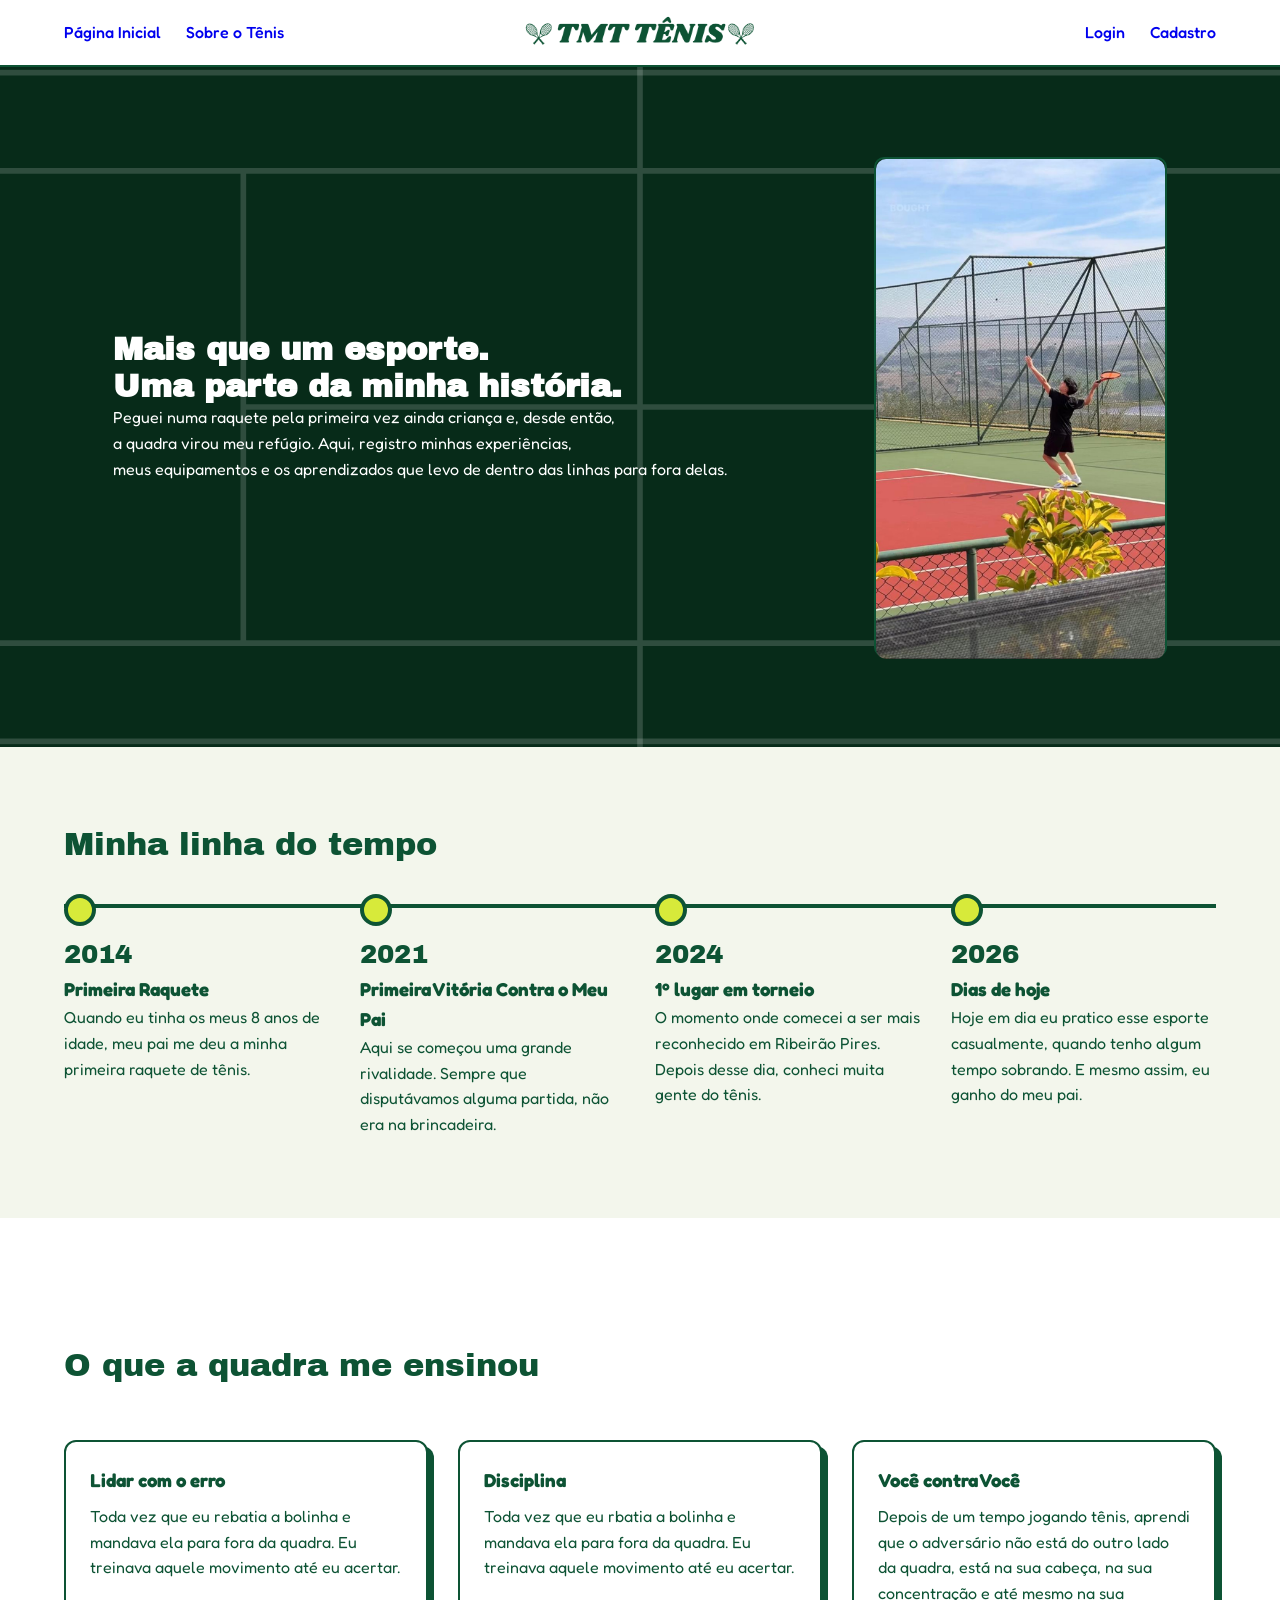
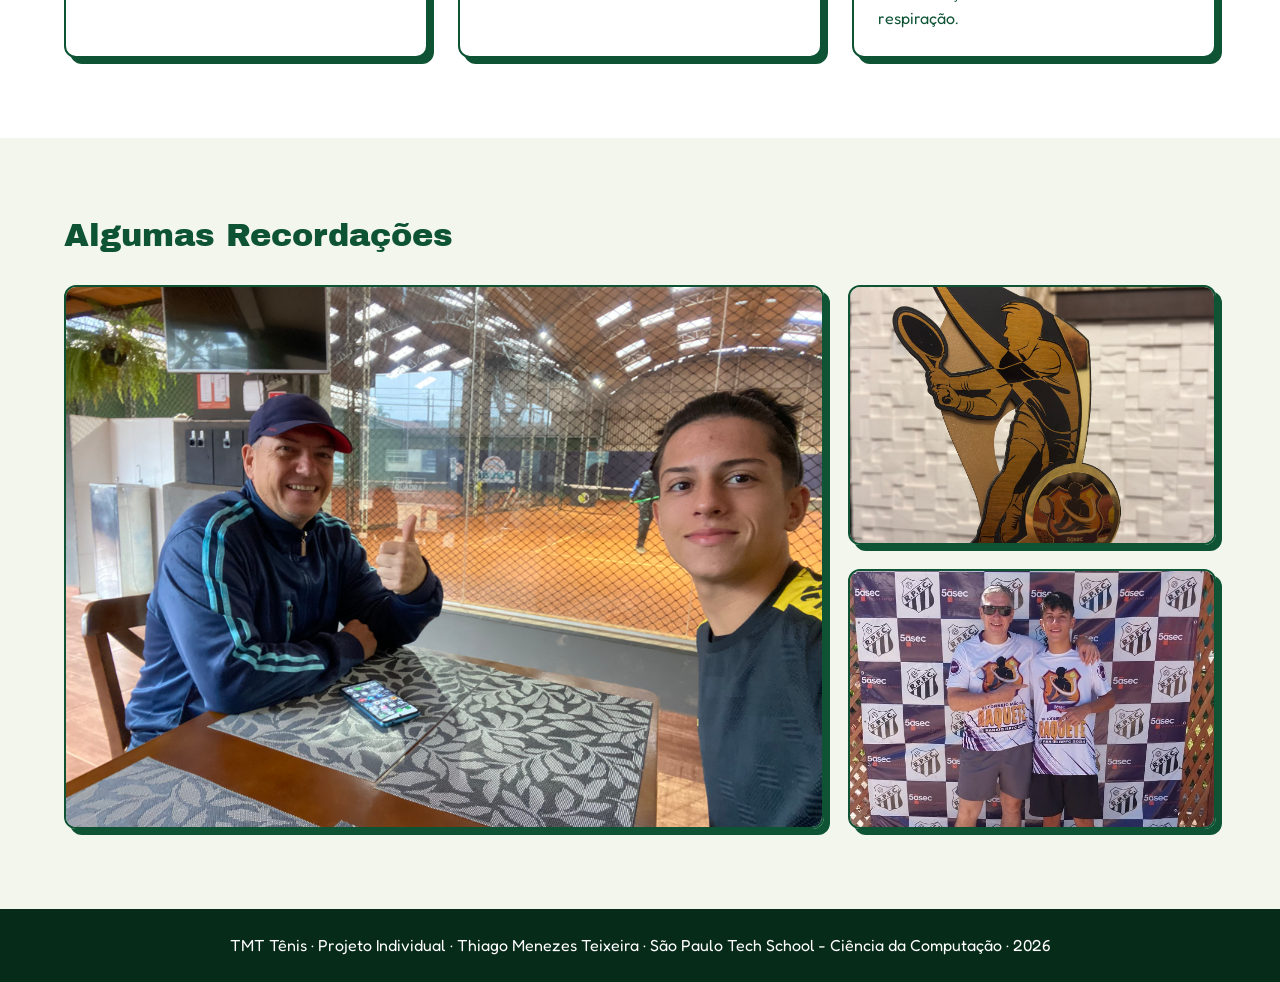
<file: public/index.html>
<!DOCTYPE html>
<html lang="en">

<head>
  <meta charset="UTF-8">
  <meta name="viewport" content="width=device-width, initial-scale=1.0">
  <title>TMT Tênis | Página Inicial</title>
  <link rel="stylesheet" href="./css/estilo.css">

  <link rel="preconnect" href="https://fonts.googleapis.com">
  <link rel="icon" href="./assets/icon/favicon2.ico">
  <link rel="preconnect" href="https://fonts.gstatic.com" crossorigin>
  <link href="https://fonts.googleapis.com/css2?family=Archivo+Black&family=Fredoka:wght@300..700&display=swap"
    rel="stylesheet">

</head>

<body>

  <div class="header">
    <div class="paginas">
      <ul class="horizontal">
        <li><a href="index.html">Página Inicial</a></li>
        <li><a href="sobre.html">Sobre o Tênis</a></li>
      </ul>
    </div>
    <div class="logo-header">
      <img src="./assets/imgs/logo.png" alt="">
    </div>
    <div class="cadastro">
      <ul class="horizontal">
        <li><a href="login.html">Login</a></li>
        <li><a href="cadastro.html">Cadastro</a></li>
      </ul>
    </div>
  </div>


  <div class="parte-inicial quadra">
    <div>
      <h1>Mais que um esporte.<br> Uma parte da minha história.</h1>
      <p>Peguei numa raquete pela primeira vez ainda criança e, desde então,<br> a quadra virou meu refúgio. Aqui,
        registro minhas experiências,<br> meus equipamentos e os aprendizados que levo de dentro das linhas para fora
        delas.</p>
    </div>
    <div class="img-inicial">
      <img src="./assets/imgs/Img-inicial.jpg" alt="">
    </div>
  </div>

  <div class="linha-tempo">
    <h2>Minha linha do tempo</h2>
    <div class="tempo">
      <div class="marco">
        <span>2014</span>
        <h3>Primeira Raquete</h3>
        <p>Quando eu tinha os meus 8 anos de idade, meu pai me deu a minha primeira raquete de tênis.</p>
      </div>
      <div class="marco">
        <span>2021</span>
        <h3>Primeira Vitória Contra o Meu Pai</h3>
        <p>Aqui se começou uma grande rivalidade. Sempre que disputávamos alguma partida, não era na brincadeira.</p>
      </div>
      <div class="marco">
        <span>2024</span>
        <h3>1º lugar em torneio</h3>
        <p>O momento onde comecei a ser mais reconhecido em Ribeirão Pires. Depois desse dia, conheci muita gente do
          tênis.</p>
      </div>
      <div class="marco">
        <span>2026</span>
        <h3>Dias de hoje</h3>
        <p>Hoje em dia eu pratico esse esporte casualmente, quando tenho algum tempo sobrando. E mesmo assim, eu ganho
          do meu pai.</p>
      </div>
    </div>
  </div>

  <div class="aprendizado">
    <h2>O que a quadra me ensinou</h2>
    <br>
    <div class="cards">
      <div class="card">
        <h3>Lidar com o erro</h3>
        <p>Toda vez que eu rebatia a bolinha e mandava ela para fora da quadra. Eu treinava aquele movimento até eu
          acertar.</p>
      </div>
      <div class="card">
        <h3>Disciplina</h3>
        <p>Toda vez que eu rbatia a bolinha e mandava ela para fora da quadra. Eu treinava aquele movimento até eu
          acertar.</p>
      </div>
      <div class="card">
        <h3>Você contra Você</h3>
        <p>Depois de um tempo jogando tênis, aprendi que o adversário não está do outro lado da quadra, está na sua
          cabeça, na sua concentração e até mesmo na sua respiração.</p>
      </div>
    </div>
  </div>

  <div class="galeria">
    <h2>Algumas Recordações</h2>
    <div class="fotos">
      <div class="foto foto-destaque">
        <img src="./assets/imgs/jogo.jpeg" alt="">
        <span class="legenda">2023 · Jogo de dupla com o meu pai</span>
      </div>
      <div class="foto">
        <img src="./assets/imgs/trofeu.jpeg" alt="">
        <span class="legenda">2024 · Primeira vitoria de torneio de tênis</span>
      </div>
      <div class="foto">
        <img src="./assets/imgs/vsPai.JPG" alt="">
        <span class="legenda">2024 · Eliminação do meu pai em torneio</span>
      </div>
    </div>
  </div>

  <div class="rodape">
    <p>TMT Tênis · Projeto Individual · Thiago Menezes Teixeira · São Paulo Tech School - Ciência da Computação · 2026
    </p>
  </div>


</body>

</html>
</file>
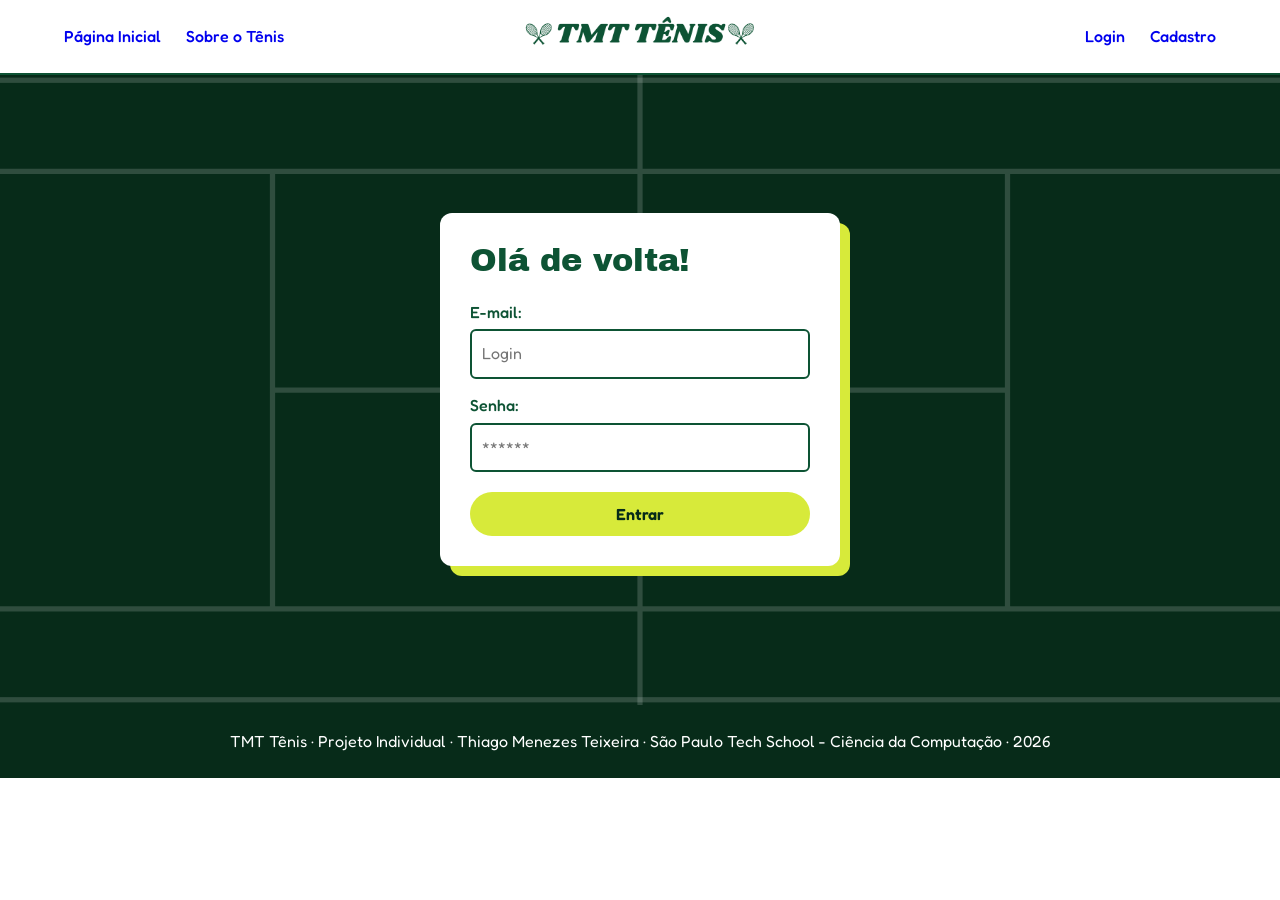
<file: public/login.html>
<!DOCTYPE html>
<html lang="pt-br">

<head>
    <meta charset="UTF-8">
    <meta http-equiv="X-UA-Compatible" content="IE=edge">
    <meta name="viewport" content="width=device-width, initial-scale=1.0">

    <title>TMT Tênis | Login</title>

    <script src="./js/sessao.js"></script>

    <link rel="stylesheet" href="./css/cadastro-login.css">
    <link rel="icon" href="./assets/icon/favicon2.ico">
    <link rel="preconnect" href="https://fonts.googleapis.com">
    <link rel="preconnect" href="https://fonts.gstatic.com" crossorigin>
    <link href="https://fonts.googleapis.com/css2?family=Archivo+Black&family=Fredoka:wght@300..700&display=swap"
        rel="stylesheet">
</head>

<body>

    <!--Header-->

    <div class="header">
        <div class="paginas">
            <ul class="horizontal">
                <li><a href="index.html">Página Inicial</a></li>
                <li><a href="sobre.html">Sobre o Tênis</a></li>
            </ul>
        </div>
        <div class="logo-header">
            <img src="../public/assets/imgs/logo.png" alt="">
        </div>
        <div class="cadastro">
            <ul class="horizontal">
                <li><a href="login.html">Login</a></li>
                <li><a href="cadastro.html">Cadastro</a></li>
            </ul>
        </div>
    </div>

    <div class="auto quadra">
        <div class="card-auto">
            <div class="alerta_erro">
                <div class="card_erro" id="cardErro">
                    <span id="mensagem_erro"></span>
                </div>
            </div>
            <h2>Olá de volta!</h2>
            <div class="formulario">
                <div class="campo">
                    <span>E-mail:</span>
                    <input id="email_input" type="text" placeholder="Login">
                </div>
                <div class="campo">
                    <span>Senha:</span>
                    <input id="senha_input" type="password" placeholder="******">
                </div>
                <button class="btn" onclick="entrar()">Entrar</button>
            </div>

            <div id="div_aguardar" class="loading-div">
                <img src="./assets/circle-loading.gif" id="loading-gif">
            </div>

            <div id="div_erros_login"></div>
        </div>
    </div>

    <div class="rodape">
        <p>TMT Tênis · Projeto Individual · Thiago Menezes Teixeira · São Paulo Tech School - Ciência da Computação ·
            2026
        </p>
    </div>

</body>

</html>

<script>


    function entrar() {
        aguardar();

        var emailVar = email_input.value;
        var senhaVar = senha_input.value;

        if (emailVar == "" || senhaVar == "") {
            cardErro.style.display = "block"
            mensagem_erro.innerHTML = "(Mensagem de erro para todos os campos em branco)";
            finalizarAguardar();
            return false;
        }
        else {
            setInterval(sumirMensagem, 5000)
        }

        console.log("FORM LOGIN: ", emailVar);
        console.log("FORM SENHA: ", senhaVar);

        fetch("/usuarios/autenticar", {
            method: "POST",
            headers: {
                "Content-Type": "application/json"
            },
            body: JSON.stringify({
                emailServer: emailVar,
                senhaServer: senhaVar
            })
        }).then(function (resposta) {
            console.log("ESTOU NO THEN DO entrar()!")

            if (resposta.ok) {
                console.log(resposta);

                resposta.json().then(json => {
                    console.log(json);
                    console.log(JSON.stringify(json));
                    sessionStorage.EMAIL_USUARIO = json.email;
                    sessionStorage.NOME_USUARIO = json.nome;
                    sessionStorage.ID_USUARIO = json.id;

                    setTimeout(function () {
                        window.location = "./dashboard/dashboard.html";
                    }, 1000); // apenas para exibir o loading

                });

            } else {

                console.log("Houve um erro ao tentar realizar o login!");

                resposta.text().then(texto => {
                    console.error(texto);
                    finalizarAguardar(texto);
                });
            }

        }).catch(function (erro) {
            console.log(erro);
        })

        return false;
    }

    function sumirMensagem() {
        cardErro.style.display = "none"
    }

</script>
</file>
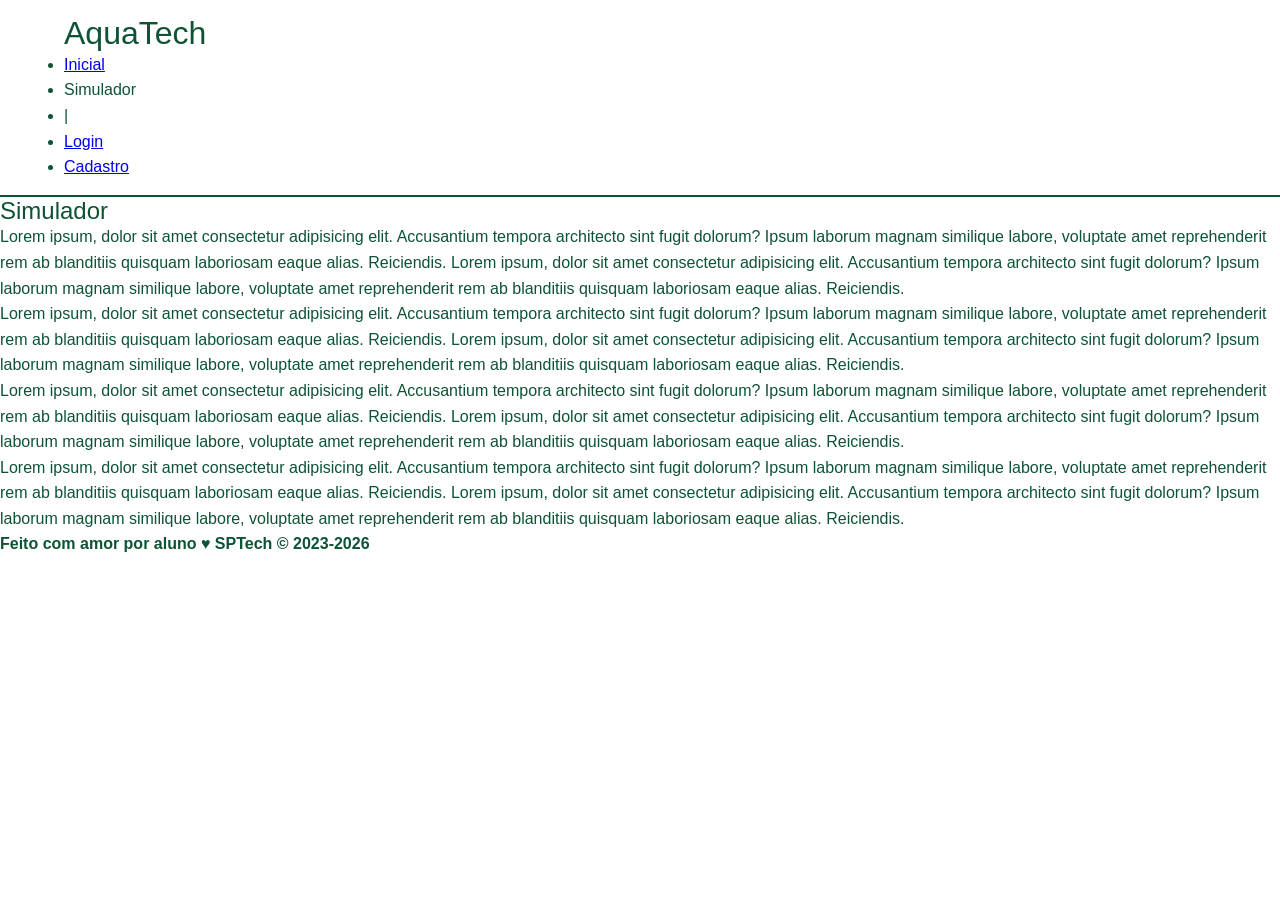
<file: public/simulador.html>
<!DOCTYPE html>
<html lang="pt-br">

<head>
    <meta charset="UTF-8">
    <meta http-equiv="X-UA-Compatible" content="IE=edge">
    <meta name="viewport" content="width=device-width, initial-scale=1.0">

    <title>AquaTech | Simulador</title>

    <script src="./js/sessao.js"></script>

    <link rel="stylesheet" href="./css/estilo.css">
    <link rel="icon" href="./assets/icon/favicon2.ico">
    <link rel="preconnect" href="https://fonts.gstatic.com">
</head>

<body>

    <!--header inicio-->
    <div class="header">
        <div class="container">
            <h1 class="titulo">AquaTech</h1>
            <ul class="navbar">
                <li>
                    <a href="./index.html">Inicial</a>
                </li>
                <li class="agora">Simulador</li>
                <li>|</li>
                <li>
                    <a href="./login.html">Login</a>
                </li>
                <li>
                    <a href="./login.html">Cadastro</a>
                </li>
            </ul>
        </div>
    </div>


    <!-- simulador inicio -->
    <div class="simulador">
        <div class="container">
            <h2>Simulador</h2>
            <p>Lorem ipsum, dolor sit amet consectetur adipisicing elit. Accusantium tempora architecto sint fugit
                dolorum? Ipsum laborum magnam similique labore, voluptate amet reprehenderit rem ab blanditiis quisquam
                laboriosam eaque alias. Reiciendis. Lorem ipsum, dolor sit amet consectetur adipisicing elit.
                Accusantium tempora architecto sint fugit dolorum? Ipsum laborum magnam similique labore, voluptate amet
                reprehenderit rem ab blanditiis quisquam laboriosam eaque alias. Reiciendis.</p>
            <p>Lorem ipsum, dolor sit amet consectetur adipisicing elit. Accusantium tempora architecto sint fugit
                dolorum? Ipsum laborum magnam similique labore, voluptate amet reprehenderit rem ab blanditiis quisquam
                laboriosam eaque alias. Reiciendis. Lorem ipsum, dolor sit amet consectetur adipisicing elit.
                Accusantium tempora architecto sint fugit dolorum? Ipsum laborum magnam similique labore, voluptate amet
                reprehenderit rem ab blanditiis quisquam laboriosam eaque alias. Reiciendis.</p>
            <p>Lorem ipsum, dolor sit amet consectetur adipisicing elit. Accusantium tempora architecto sint fugit
                dolorum? Ipsum laborum magnam similique labore, voluptate amet reprehenderit rem ab blanditiis quisquam
                laboriosam eaque alias. Reiciendis. Lorem ipsum, dolor sit amet consectetur adipisicing elit.
                Accusantium tempora architecto sint fugit dolorum? Ipsum laborum magnam similique labore, voluptate amet
                reprehenderit rem ab blanditiis quisquam laboriosam eaque alias. Reiciendis.</p>
            <p>Lorem ipsum, dolor sit amet consectetur adipisicing elit. Accusantium tempora architecto sint fugit
                dolorum? Ipsum laborum magnam similique labore, voluptate amet reprehenderit rem ab blanditiis quisquam
                laboriosam eaque alias. Reiciendis. Lorem ipsum, dolor sit amet consectetur adipisicing elit.
                Accusantium tempora architecto sint fugit dolorum? Ipsum laborum magnam similique labore, voluptate amet
                reprehenderit rem ab blanditiis quisquam laboriosam eaque alias. Reiciendis.</p>

        </div>
    </div>
    <!-- simulador fim -->

    <!--footer inicio-->
    <div class="footer">
        <div class="container">
            <h4>Feito com amor por aluno &hearts; SPTech &copy; 2023-2026</h4>
        </div>
    </div>
    <!--footer fim-->


</body>

</html>
</file>
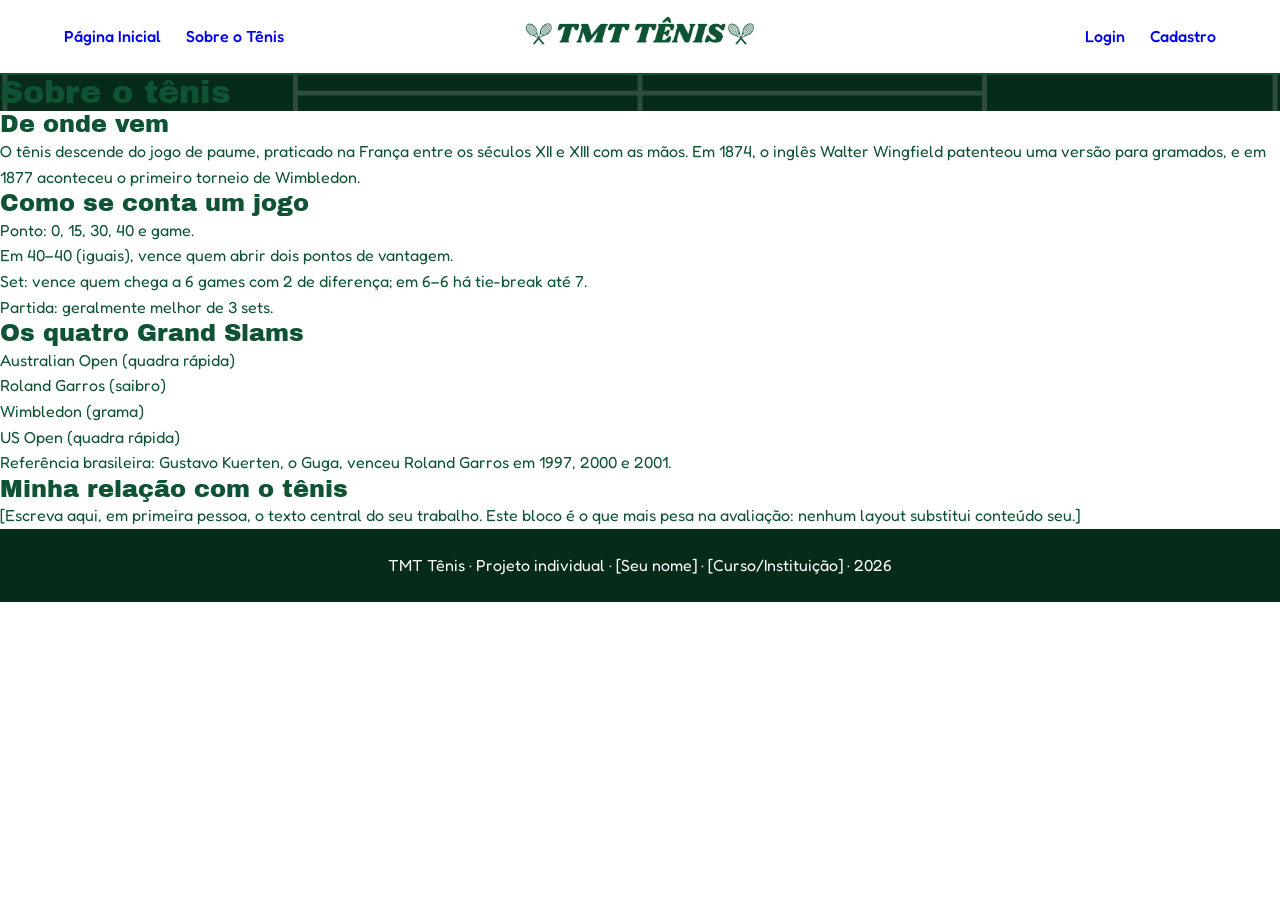
<file: public/sobre.html>
<!DOCTYPE html>
<html lang="en">

<head>
    <meta charset="UTF-8">
    <meta name="viewport" content="width=device-width, initial-scale=1.0">
    <title>TMT Tênis | Sobre Tênis</title>

    <link rel="stylesheet" href="./css/cadastro-login.css">
    <link rel="icon" href="./assets/icon/favicon2.ico">
    <link rel="preconnect" href="https://fonts.gstatic.com">
    <link href="https://fonts.googleapis.com/css2?family=Archivo+Black&family=Fredoka:wght@300..700&display=swap"
        rel="stylesheet">
</head>

<body>

    <div class="header">
        <div class="paginas">
            <ul class="horizontal">
                <li><a href="index.html">Página Inicial</a></li>
                <li><a href="sobre.html">Sobre o Tênis</a></li>
            </ul>
        </div>
        <div class="logo-header">
            <img src="../public/assets/imgs/logo.png" alt="">
        </div>
        <div class="cadastro">
            <ul class="horizontal">
                <li><a href="login.html">Login</a></li>
                <li><a href="cadastro.html">Cadastro</a></li>
            </ul>
        </div>
    </div>

    <div class="titulo-pagina quadra">
        <h1>Sobre o tênis</h1>
    </div>

    <div class="texto">
        <div class="bloco">
            <h2>De onde vem</h2>
            <p>O tênis descende do jogo de paume, praticado na França entre os séculos XII e XIII com as mãos. Em 1874,
                o inglês Walter Wingfield patenteou uma versão para gramados, e em 1877 aconteceu o primeiro torneio de
                Wimbledon.</p>
        </div>

        <div class="bloco">
            <h2>Como se conta um jogo</h2>
            <ul>
                <li>Ponto: 0, 15, 30, 40 e game.</li>
                <li>Em 40–40 (iguais), vence quem abrir dois pontos de vantagem.</li>
                <li>Set: vence quem chega a 6 games com 2 de diferença; em 6–6 há tie-break até 7.</li>
                <li>Partida: geralmente melhor de 3 sets.</li>
            </ul>
        </div>

        <div class="bloco">
            <h2>Os quatro Grand Slams</h2>
            <ul>
                <li>Australian Open (quadra rápida)</li>
                <li>Roland Garros (saibro)</li>
                <li>Wimbledon (grama)</li>
                <li>US Open (quadra rápida)</li>
            </ul>
            <p>Referência brasileira: Gustavo Kuerten, o Guga, venceu Roland Garros em 1997, 2000 e 2001.</p>
        </div>

        <div class="bloco">
            <h2>Minha relação com o tênis</h2>
            <p class="aviso">[Escreva aqui, em primeira pessoa, o texto central do seu trabalho. Este bloco é o que mais
                pesa na avaliação: nenhum layout substitui conteúdo seu.]</p>
        </div>
    </div>

    <div class="rodape">
        <p>TMT Tênis · Projeto individual · [Seu nome] · [Curso/Instituição] · 2026</p>
    </div>

</body>

</html>
</file>
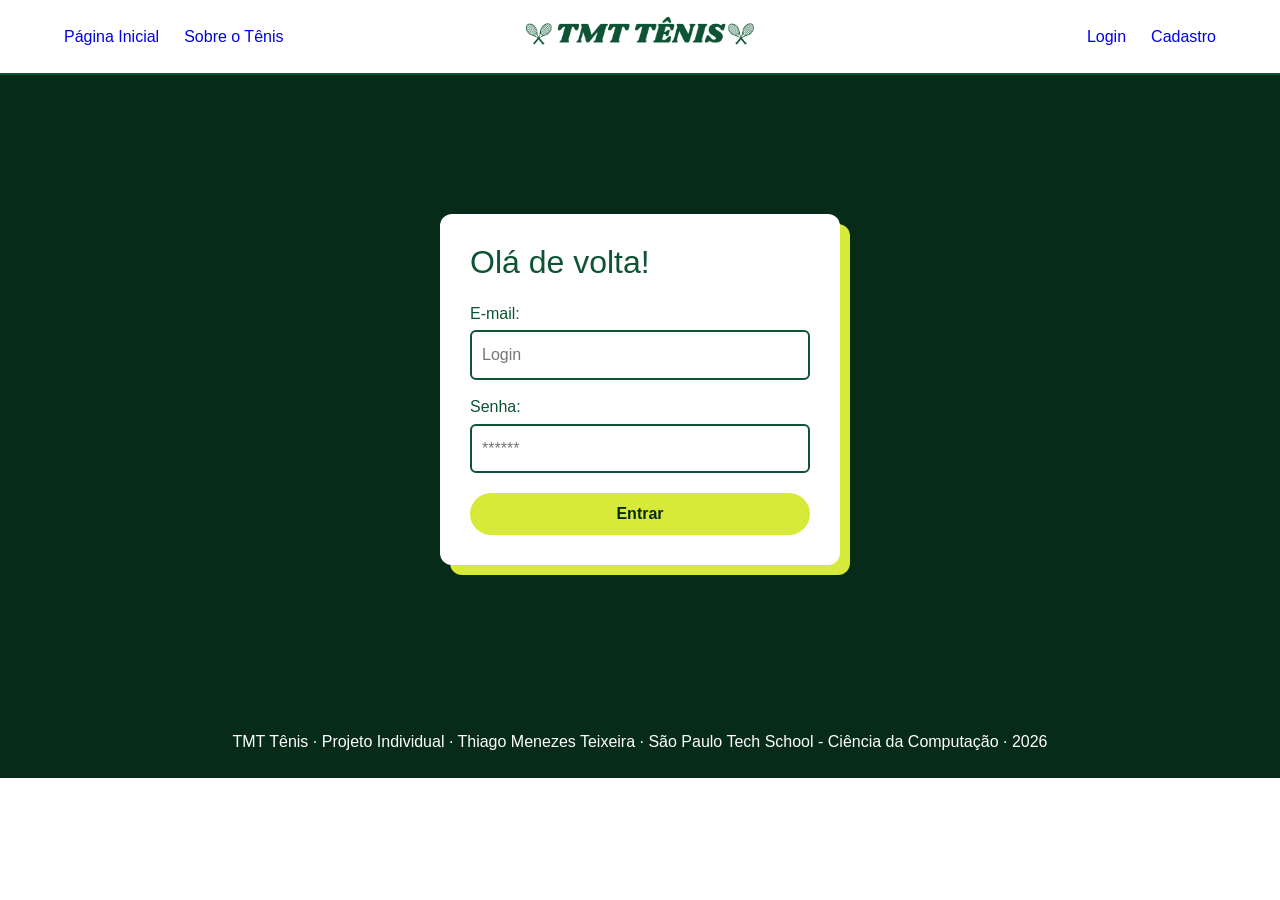
<file: public/dashboard/edicao-aviso.html>
<!DOCTYPE html>
<html lang="pt-br">

<head>
    <link rel="shortcut icon" href="../assets/icon/favicon2.ico" type="image/x-icon">
    <meta charset="UTF-8">
    <meta http-equiv="X-UA-Compatible" content="IE=edge">
    <meta name="viewport" content="width=device-width, initial-scale=1.0">
    <title>AquaTech | Página Inicial</title>

    
    <link rel="stylesheet" href="./../css/dashboards.css">
    <link rel="stylesheet" href="./../css/estilo.css" />
    <script src="../js/sessao.js"></script>

    <link rel="preconnect" href="https://fonts.gstatic.com">
    <link
        href="https://fonts.googleapis.com/css2?family=Exo+2:ital,wght@0,100;0,200;0,300;0,400;0,500;0,600;0,700;0,800;0,900;1,100;1,200;1,300;1,400;1,500;1,600;1,700;1,800;1,900&display=swap"
        rel="stylesheet">
</head>

<body onload="validarSessao(), listarInfosDeUm()" style="background-color: #161618;">
    <!-- <body onload="validarSessao()"> -->

    <div class="janela">


        <div class="header-left">

            <h1>AquaTech</h1>

            <div class="hello">
                <h3>Olá, <span id="b_usuario">usuário</span>!</h3>
            </div>

            <div class="btn-nav-white">
                <a href="cards.html">
                    <h3>Aquários e Terrários</h3>
                </a>
            </div>

            <div class="btn-nav-white">
                <a href="./dashboard.html">
                    <h3>Gráficos</h3>
                </a>
            </div>

            <div class="btn-nav-white">
                <a href="./mural.html">
                    <h3>Mural de Avisos</h3>
                </a>
            </div>

            <div class="btn-logout" onclick="limparSessao()">
                <h3>Sair</h3>
            </div>

        </div>

        <div class="dash-right">

            <div class="avisos">
                <div class="container">
                    <h1>Editar um aviso</h1>
                    <div class="div-form">
                        <label>
                            ID:
                            <br>
                            <input id="input_id" maxlength="100" type="text" style="color: rgb(196, 196, 196)" disabled>
                        </label>
                        <label>
                            Autor:
                            <br>
                            <input id="input_nome" maxlength="100" type="text" style="color: rgb(196, 196, 196)"
                                disabled>
                        </label>
                        <label>
                            Título:
                            <br>
                            <input id="input_titulo" maxlength="100" type="text" style="color: rgb(196, 196, 196)"
                                disabled>
                        </label>
                        <br>
                        <label>
                            Descrição (máximo de 250 caracteres):
                            <br>
                            <textarea id="textarea_descricao" maxlength="250" rows="5"></textarea>
                        </label>
                        <br>
                        <button onclick="editar()">Editar</button>
                    </div>

                </div>
            </div>
        </div>
    </div>
</body>

</html>

<script>
    function listarInfosDeUm() {
        console.log("Criar função de trazer informações de post escolhido");
    }

    function editar() {
        fetch(`/avisos/editar/${sessionStorage.getItem("ID_POSTAGEM_EDITANDO")}`, {
            method: "PUT",
            headers: {
                "Content-Type": "application/json"
            },
            body: JSON.stringify({
                descricao: textarea_descricao.value
            })
        }).then(function (resposta) {

            if (resposta.ok) {
                window.alert("Post atualizado com sucesso pelo usuario de email: " + sessionStorage.getItem("EMAIL_USUARIO") + "!");
                window.location = "/dashboard/mural.html"
            } else if (resposta.status == 404) {
                window.alert("Deu 404!");
            } else {
                throw ("Houve um erro ao tentar realizar a postagem! Código da resposta: " + resposta.status);
            }
        }).catch(function (resposta) {
            console.log(`#ERRO: ${resposta}`);
        });
    }

</script>
</file>
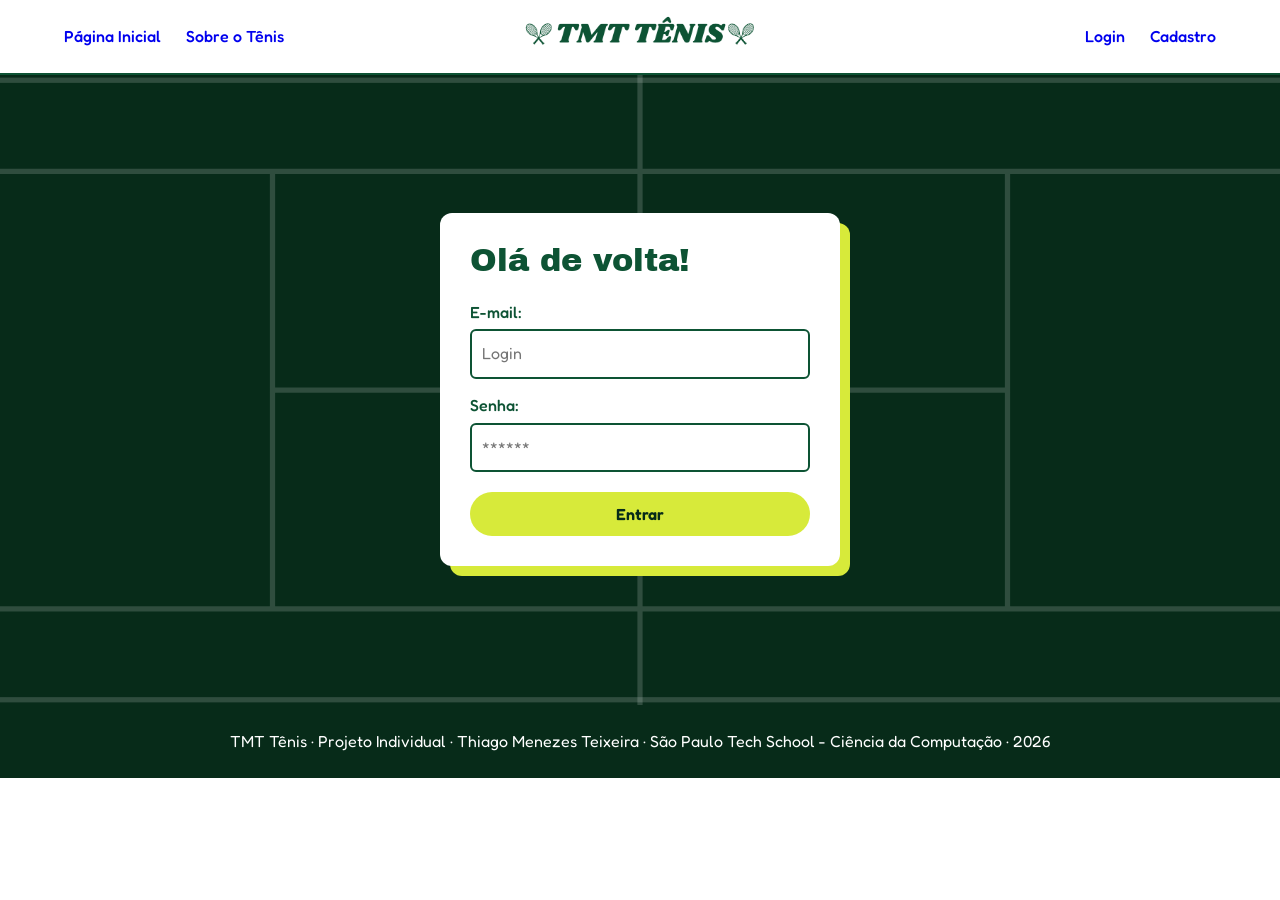
<file: public/dashboard/mural.html>
<!DOCTYPE html>
<html lang="pt-br">

<head>
    <link rel="shortcut icon" href="../assets/icon/favicon2.ico" type="image/x-icon">
    <meta charset="UTF-8">
    <meta http-equiv="X-UA-Compatible" content="IE=edge">
    <meta name="viewport" content="width=device-width, initial-scale=1.0">
    <title>AquaTech | Avisos</title>

    <link rel="stylesheet" href="./../css/dashboards.css">
    <link rel="stylesheet" href="./../css/estilo.css" />
    <script src="../js/sessao.js"></script>
    <script src="./../js/alerta.js"></script>

    <link rel="preconnect" href="https://fonts.gstatic.com">
    <link
        href="https://fonts.googleapis.com/css2?family=Exo+2:ital,wght@0,100;0,200;0,300;0,400;0,500;0,600;0,700;0,800;0,900;1,100;1,200;1,300;1,400;1,500;1,600;1,700;1,800;1,900&display=swap"
        rel="stylesheet">
</head>

<body onload="validarSessao(), atualizarFeed()" style="background-color: #161618;">

    <div class="janela">


        <div class="header-left">

            <h1>AquaTech</h1>

            <div class="hello">
                <h3>Olá, <span id="b_usuario">usuário</span>!</h3>
            </div>

            <div class="btn-nav-white">
                <a href="cards.html">
                    <h3>Aquários e Terrários</h3>
                </a>
            </div>

            <div class="btn-nav-white">
                <a href="./dashboard.html">
                    <h3>Gráficos</h3>
                </a>
            </div>

            <div class="btn-nav">
                <h3>Mural de Avisos</h3>
            </div>

            <div class="btn-logout" onclick="limparSessao()">
                <h3>Sair</h3>
            </div>

        </div>

        <div class="dash-right">


            <div class="avisos">
                <div id="alerta">
                </div>
                <div class="container">
                    <h1>Publicar um aviso</h1>
                    <div class="div-form">
                        <form id="form_postagem" method="post" onsubmit="return publicar()">
                            <label>
                                Título:
                                <br>
                                <input name="titulo" id="titulo" maxlength="100" type="text">
                            </label>
                            <br>
                            <br>
                            <label>
                                Descrição (máximo de 250 caracteres):
                                <br>
                                <textarea name="descricao" id="textarea_descricao" maxlength="250" rows="5"></textarea>
                            </label>
                            <br>
                            <br>
                            <button>Enviar</button>
                        </form>
                    </div>
                    <h1>Mural de Avisos</h1>
                    <div class="div-results">
                        <div id="feed_container" class="feed-container">
                        </div>
                    </div>
                </div>
            </div>
        </div>
    </div>




</body>

</html>

<script>
    
    b_usuario.innerHTML = sessionStorage.NOME_USUARIO;

    function limparFormulario() {
        document.getElementById("form_postagem").reset();
    }

    function publicar() {
        var idUsuario = sessionStorage.ID_USUARIO;

        var corpo = {
            titulo: form_postagem.titulo.value,
            descricao: form_postagem.descricao.value
        }

        fetch(`/avisos/publicar/${idUsuario}`, {
            method: "post",
            headers: {
                "Content-Type": "application/json"
            },
            body: JSON.stringify(corpo)
        }).then(function (resposta) {

            console.log("resposta: ", resposta);

            if (resposta.ok) {
                window.alert("Post realizado com sucesso pelo usuario de ID: " + idUsuario + "!");
                window.location = "/dashboard/mural.html";
                limparFormulario();
                finalizarAguardar();
            } else if (resposta.status == 404) {
                window.alert("Deu 404!");
            } else {
                throw ("Houve um erro ao tentar realizar a postagem! Código da resposta: " + resposta.status);
            }
        }).catch(function (resposta) {
            console.log(`#ERRO: ${resposta}`);
            finalizarAguardar();
        });

        return false;

    }

    function editar(idAviso) {
        sessionStorage.ID_POSTAGEM_EDITANDO = idAviso;
        console.log("cliquei em editar - " + idAviso);
        window.alert("Você será redirecionado à página de edição do aviso de id número: " + idAviso);
        window.location = "/dashboard/edicao-aviso.html"

    }

    function deletar(idAviso) {
        console.log("Criar função de apagar post escolhido - ID" + idAviso);
        fetch(`/avisos/deletar/${idAviso}`, {
            method: "DELETE",
            headers: {
                "Content-Type": "application/json"
            }
        }).then(function (resposta) {

            if (resposta.ok) {
                window.alert("Post deletado com sucesso pelo usuario de email: " + sessionStorage.getItem("EMAIL_USUARIO") + "!");
                window.location = "/dashboard/mural.html"
            } else if (resposta.status == 404) {
                window.alert("Deu 404!");
            } else {
                throw ("Houve um erro ao tentar realizar a postagem! Código da resposta: " + resposta.status);
            }
        }).catch(function (resposta) {
            console.log(`#ERRO: ${resposta}`);
        });
    }

    function atualizarFeed() {
        fetch("/avisos/listar").then(function (resposta) {
            if (resposta.ok) {
                if (resposta.status == 204) {
                    var feed = document.getElementById("feed_container");
                    var mensagem = document.createElement("span");
                    mensagem.innerHTML = "Nenhum resultado encontrado."
                    feed.appendChild(mensagem);
                    throw "Nenhum resultado encontrado!!";
                }

                resposta.json().then(function (resposta) {
                    console.log("Dados recebidos: ", JSON.stringify(resposta));

                    var feed = document.getElementById("feed_container");
                    feed.innerHTML = "";
                    for (let i = 0; i < resposta.length; i++) {
                        var publicacao = resposta[i];

                        // criando e manipulando elementos do HTML via JavaScript
                        var divPublicacao = document.createElement("div");
                        var spanID = document.createElement("span");
                        var spanTitulo = document.createElement("span");
                        var spanNome = document.createElement("span");
                        var divDescricao = document.createElement("div");
                        var divButtons = document.createElement("div");
                        var btnEditar = document.createElement("button");
                        var btnDeletar = document.createElement("button");


                        spanID.innerHTML = "ID: <b>" + publicacao.idAviso + "</b>";
                        spanTitulo.innerHTML = "Título: <b>" + publicacao.titulo + "</b>";
                        spanNome.innerHTML = "Autor: <b>" + publicacao.nome + "</b>";
                        divDescricao.innerHTML = "Descrição: <b>" + publicacao.descricao + "</b>";
                        btnEditar.innerHTML = "Editar";
                        btnDeletar.innerHTML = "Deletar";

                        divPublicacao.className = "publicacao";
                        spanTitulo.id = "inputNumero" + publicacao.idAviso;
                        spanNome.className = "publicacao-nome";
                        spanTitulo.className = "publicacao-titulo";
                        divDescricao.className = "publicacao-descricao";

                        divButtons.className = "div-buttons"

                        btnEditar.className = "publicacao-btn-editar"
                        btnEditar.id = "btnEditar" + publicacao.idAviso;
                        btnEditar.setAttribute("onclick", `editar(${publicacao.idAviso})`);

                        btnDeletar.className = "publicacao-btn-editar"
                        btnDeletar.id = "btnDeletar" + publicacao.idAviso;
                        btnDeletar.setAttribute("onclick", `deletar(${publicacao.idAviso})`);

                        divPublicacao.appendChild(spanID);
                        divPublicacao.appendChild(spanNome);
                        divPublicacao.appendChild(spanTitulo);
                        divPublicacao.appendChild(divDescricao);
                        divPublicacao.appendChild(divButtons);
                        divButtons.appendChild(btnEditar);
                        divButtons.appendChild(btnDeletar);
                        feed.appendChild(divPublicacao);
                    }

                    finalizarAguardar();
                });
            } else {
                throw ('Houve um erro na API!');
            }
        }).catch(function (resposta) {
            console.error(resposta);
            finalizarAguardar();
        });
    }

</script>
</file>
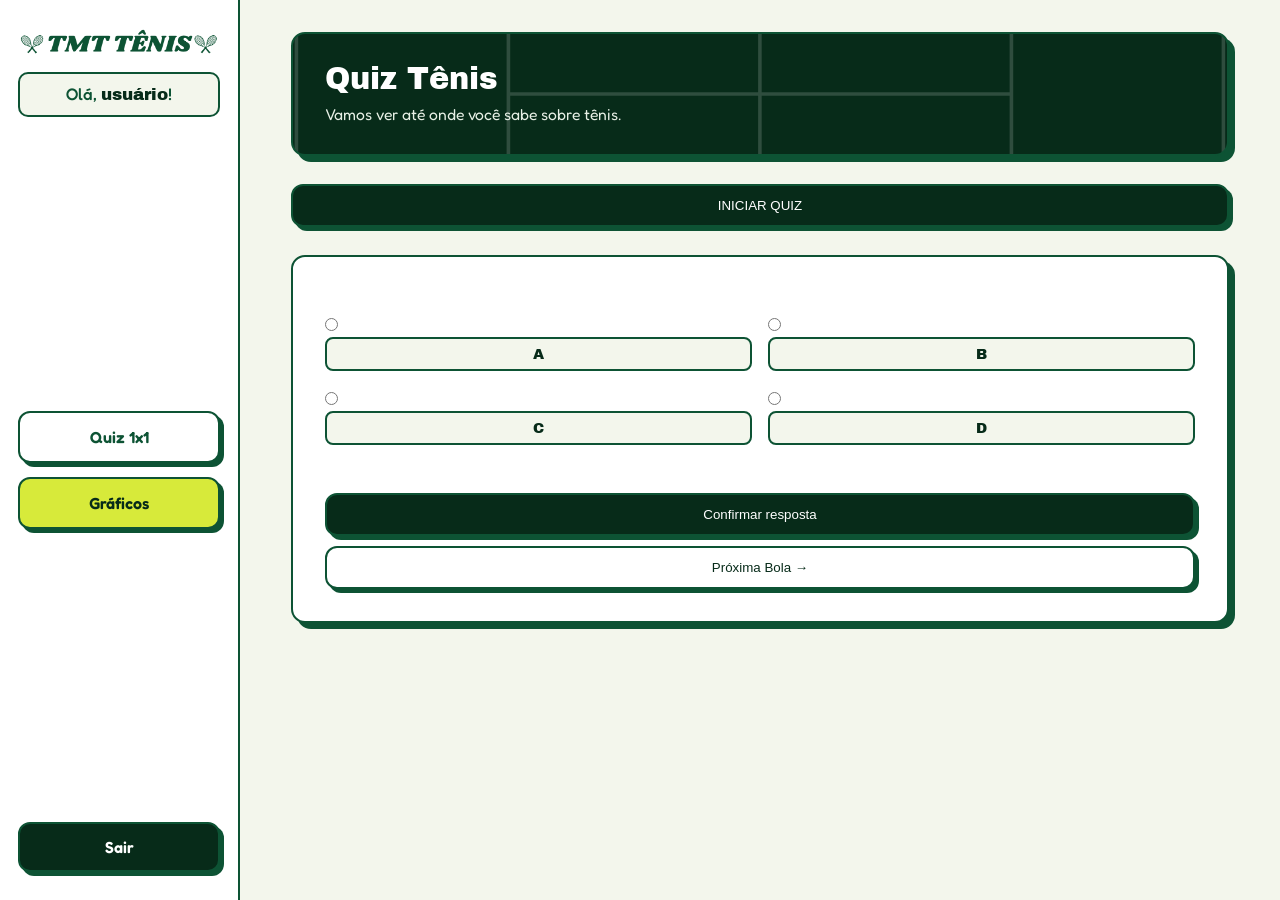
<file: public/dashboard/quiz.html>
<!DOCTYPE html>
<html lang="en">

<head>
    <meta charset="UTF-8">
    <meta name="viewport" content="width=device-width, initial-scale=1.0">
    <title>Document</title>

    <link rel="stylesheet" href="./../css/quiz.css">
    <link rel="preconnect" href="https://fonts.googleapis.com">
    <link rel="icon" href="./assets/icon/favicon2.ico">
    <link rel="preconnect" href="https://fonts.gstatic.com" crossorigin>
    <link href="https://fonts.googleapis.com/css2?family=Archivo+Black&family=Fredoka:wght@300..700&display=swap"
        rel="stylesheet">
    <script src="../js/sessao.js"></script>
    <script src="./../js/alerta.js"></script>
</head>

<body onload="onloadEsconder()">

    <div class="header-left">
        <div class="sidebar-topo">
            <img src="../assets/imgs/logo.png" alt="Logo TMT Tênis">
            <div class="hello">
                <h3>Olá, <span id="b_usuario">usuário</span>!</h3>
            </div>
        </div>

        <div class="sidebar-nav">
            <a href="../quiz.html" class="btn-nav">
                <h3>Quiz 1x1</h3>
            </a>
            <a href="./dashboard.html" class="btn-nav ativo">
                <h3>Gráficos</h3>
            </a>
        </div>

        <div class="btn-logout" onclick="window.location.href = '../login.html'">
            <h3>Sair</h3>
        </div>
    </div>


    <div class="quiz" id="pontuacaoEJogo">

        <div class="quiz-banner quadra">
            <div>
                <h1>Quiz Tênis</h1>
                <p>Vamos ver até onde você sabe sobre tênis.</p>
            </div>
            <div class="placar-topo" id="pontuacao">
                <div class="box-placar">
                    <span>Acertos</span>
                    <strong id="spanCertas">0</strong>
                </div>
                <div class="box-placar">
                    <span>Erros</span>
                    <strong id="spanErradas">0</strong>
                </div>
                <div class="box-placar destaque-amarelo">
                    <span>Pontuação</span>
                    <strong id="spanPontuacao">0 pts</strong>
                </div>
            </div>
        </div>

        <button id="btnIniciarQuiz" class="btn-iniciar" onclick="iniciarQuiz()">INICIAR QUIZ</button>

        <div id="progresso" class="progresso-container">
            <div class="progresso-barra" id="barra_progresso"></div>
        </div>

        <section class="quiz-card" id="tela_pergunta">
            <div class="quiz-card-topo" id="jogo">
                <span>Questão Atual</span><span class="badge-tema" id="spanNumeroDaQuestaoAtual">de <span
                        id="qtdQuestoes"></span>
                    <span class="valor-questao">+100 pts</span>
            </div>


            <h2 id="spanQuestaoExibida" class="enunciado"></h2>

            <div class="opcoes-grid" id="opcoes">
                <span>
                    <input type="radio" id="primeiraOpcao" name="option" class="radio" value="alternativaA" />
                    <label for="primeiraOpcao" class="option" id="labelOpcaoUm">
                        <span class="opcao-letra">A</span>
                        <span id="textoOpcaoUm"></span>
                    </label>
                </span>

                <span>
                    <input type="radio" id="segundaOpcao" name="option" class="radio" value="alternativaB" />
                    <label for="segundaOpcao" class="option" id="labelOpcaoDois">
                        <span class="opcao-letra">B</span>
                        <span id="textoOpcaoDois"></span>
                    </label>
                </span>

                <span>
                    <input type="radio" id="terceiraOpcao" name="option" class="radio" value="alternativaC" />
                    <label for="terceiraOpcao" class="option" id="labelOpcaoTres">
                        <span class="opcao-letra">C</span>
                        <span id="textoOpcaoTres"></span>
                    </label>
                </span>

                <span>
                    <input type="radio" id="quartaOpcao" name="option" class="radio" value="alternativaD" />
                    <label for="quartaOpcao" class="option" id="labelOpcaoQuatro">
                        <span class="opcao-letra">D</span>
                        <span id="textoOpcaoQuatro"></span>
                    </label>
                </span>
            </div>
            <div id="boxFeedback" class="feedback-box">
                <p id="textoFeedback"></p>
            </div>

            <div id="botoes" class="botoes">
                <button onclick="submeter()" id="btnSubmeter" class="btn-iniciar">Confirmar resposta</button>
                <button onclick="avancar()" id="btnProx" class="btn-proximo" disabled>Próxima Bola →</button>
            </div>

            <div id="pontuacaoFinalJogo" class="quiz-card resultado-card">
                <span class="tag-quadra">FIM DE JOGO · GAME, SET & MATCH!</span>
                <h2 id="tituloFinal"></h2>
                <p id="msgFinal" class="subtitulo-resultado"></p>

                <div class="resumo-grid">
                    <div class="resumo-item">
                        <span>Acertos</span>
                        <strong id="spanAcertosFinal"></strong>
                    </div>
                    <div class="resumo-item destaque-amarelo">
                        <span>Pontuação Final</span>
                        <strong id="spanPontuacaoFinal"></strong>
                    </div>
                    <div class="resumo-item">
                        <span>Aproveitamento</span>
                        <strong id="spanTaxaFinal"></strong>
                    </div>
                </div>

                <div class="acoes-resultado">
                    <button onclick="tentarNovamente()" id="btnTentarNovamente" class="btn-reiniciar">Jogar
                        Novamente</button>
                    <a href="./dashboard.html" class="btn-ver-graficos">Ver nos Gráficos</a>
                </div>
            </div>

    </div>


    </div>



</body>

</html>

<script>
    const btnSubmeter = document.getElementById("btnSubmeter")
    const btnProx = document.getElementById("btnProx")

    const PONTOS_POR_ACERTO = 100

    const listaDeQuestoes = [

        {
            pergunta: "Qual é a sequência correta de pontos dentro de um game tradicional no tênis?",
            alternativaA: "10, 20, 30, Game",
            alternativaB: "15, 30, 40, Game",
            alternativaC: "15, 25, 50, Game",
            alternativaD: "1, 2, 3, Game",
            alternativaCorreta: "alternativaB",
            explicacao: "A contagem tradicional de um game é 0, 15, 30, 40 e o ponto seguinte fecha o game."
        },

        {
            pergunta: "Quando o placar de um game chega empatado em 40 a 40, como esse momento é chamado?",
            alternativaA: "Tie-break",
            alternativaB: "Match point",
            alternativaC: "Deuce (iguais)",
            alternativaD: "Let",
            alternativaCorreta: "alternativaC",
            explicacao: "O empate em 40-40 é chamado de Deuce. Depois dele, o jogador precisa fazer vantagem e mais um ponto."
        },

        {
            pergunta: "Em qual superfície é disputado o torneio de Roland Garros, na França?",
            alternativaA: "Saibro (terra batida)",
            alternativaB: "Grama",
            alternativaC: "Quadra rápida (asfáltica)",
            alternativaD: "Carpete indoor",
            alternativaCorreta: "alternativaA",
            explicacao: "Roland Garros é jogado no saibro, um piso mais lento que deixa as trocas de bola mais longas."
        },

        {
            pergunta: "O que acontece quando a bola sacada toca a fita superior da rede e cai na área certa?",
            alternativaA: "Ponto direto para quem sacou",
            alternativaB: "Falta dupla automática",
            alternativaC: "Ponto para o adversário",
            alternativaD: "Let — o saque é repetido sem penalidade",
            alternativaCorreta: "alternativaD",
            explicacao: "Quando encosta na rede e cai certo, dá 'Let' e o saque é repetido."
        },

        {
            pergunta: "Quantos games um jogador precisa vencer (com 2 de diferença) para ganhar um set padrão?",
            alternativaA: "4 games",
            alternativaB: "5 games",
            alternativaC: "6 games",
            alternativaD: "8 games",
            alternativaCorreta: "alternativaC",
            explicacao: "Um set comum vai até 6 games (por exemplo, 6-4)."
        },

        {
            pergunta: "Como é chamado o golpe dado antes de a bola quicar no chão, perto da rede?",
            alternativaA: "Voleio",
            alternativaB: "Lob",
            alternativaC: "Drop shot",
            alternativaD: "Slice",
            alternativaCorreta: "alternativaA",
            explicacao: "O voleio é feito no ar, antes de a bola quicar no piso."
        }

    ]

    // variáveis globais    
    let numeroDaQuestaoAtual = 0
    let pontuacaoFinal = 0
    let certas = 0
    let erradas = 0
    let quantidadeDeQuestoes = listaDeQuestoes.length
    let respostasQuiz = [];
    // let isUltima = numeroDaQuestaoAtual == quantidadeDeQuestoes-1 ? true : false

    function onloadEsconder() {
        document.getElementById('pontuacao').style.display = "none"
        document.getElementById('progresso').style.display = "none"
        document.getElementById('jogo').style.display = "none"
        document.getElementById('pontuacaoFinalJogo').style.display = "none"
    }

    function iniciarQuiz() {
        document.getElementById('pontuacao').style.display = "flex"
        document.getElementById('progresso').style.display = "block"
        document.getElementById('jogo').style.display = "flex"
        document.getElementById('btnIniciarQuiz').style.display = "none"

        document.getElementById('qtdQuestoes').innerHTML = quantidadeDeQuestoes

        preencherHTMLcomQuestaoAtual(0)

        btnSubmeter.disabled = false
        btnProx.disabled = true
        // btnConcluir.disabled = true
    }

    function preencherHTMLcomQuestaoAtual(index) {
        habilitarAlternativas(true)
        const questaoAtual = listaDeQuestoes[index]
        numeroDaQuestaoAtual = index
        console.log("questaoAtual")
        console.log(questaoAtual)
        document.getElementById("spanNumeroDaQuestaoAtual").innerHTML = Number(index) + 1 // ajustando porque o index começa em 0
        document.getElementById("spanQuestaoExibida").innerHTML = questaoAtual.pergunta
        document.getElementById("textoOpcaoUm").innerHTML = questaoAtual.alternativaA
        document.getElementById("textoOpcaoDois").innerHTML = questaoAtual.alternativaB
        document.getElementById("textoOpcaoTres").innerHTML = questaoAtual.alternativaC
        document.getElementById("textoOpcaoQuatro").innerHTML = questaoAtual.alternativaD
        document.getElementById("barra_progresso").style.width = ((index + 1) / quantidadeDeQuestoes) * 100 + "%"
    }

    function submeter() {
        const options = document.getElementsByName("option"); // recupera alternativas no html

        let hasChecked = false
        for (let i = 0; i < options.length; i++) {
            if (options[i].checked) {
                hasChecked = true
                break
            }
        }

        if (!hasChecked) {
            alert("Não há alternativas escolhidas. Escolha uma opção.")
        } else {
            btnSubmeter.disabled = true
            btnProx.disabled = false

            habilitarAlternativas(false)

            checarResposta()
        }
    }

    function salvarPartida() {

        var idUsuario = Number(sessionStorage.ID_USUARIO);

        fetch("/quiz/cadastrar", {
            method: "POST",
            headers: {
                "Content-Type": "application/json"
            },
            body: JSON.stringify({
                idUsuarioServer: idUsuario,
                acertosServer: certas,
                errosServer: erradas,
                pontuacaoServer: pontuacaoFinal,
                respostasServer: respostasQuiz
            })
        }).then(function (resposta) {

            if (resposta.ok) {

                resposta.json().then(function (resultado) {

                    console.log("Partida cadastrada com sucesso!");
                    console.log(resultado);

                });

            } else {

                resposta.text().then(function (texto) {

                    console.error(texto);
                    alert("Erro ao salvar a partida!");

                });

            }

        }).catch(function (erro) {

            console.log(erro);
            alert("Erro na comunicação com o servidor!");

        });

    }

    function habilitarAlternativas(trueOrFalse) {
        let opcaoEscolhida = trueOrFalse ? false : true

        primeiraOpcao.disabled = opcaoEscolhida
        segundaOpcao.disabled = opcaoEscolhida
        terceiraOpcao.disabled = opcaoEscolhida
        quartaOpcao.disabled = opcaoEscolhida

    }

    function avancar() {
        btnProx.disabled = true
        btnSubmeter.disabled = false

        desmarcarRadioButtons()
        limparCoresBackgroundOpcoes()
        document.getElementById("boxFeedback").style.display = "none"

        if (numeroDaQuestaoAtual < quantidadeDeQuestoes) {
            preencherHTMLcomQuestaoAtual(numeroDaQuestaoAtual)
        } else {
            finalizarJogo()
        }
    }

    function tentarNovamente() {
        // atualiza a página
        window.location.reload()
    }

    function checarResposta() {
        const boxFeedback = document.getElementById("boxFeedback")
        const textoFeedback = document.getElementById("textoFeedback")
        const questaoAtual = listaDeQuestoes[numeroDaQuestaoAtual] // questão atual 
        const respostaQuestaoAtual = questaoAtual.alternativaCorreta // qual é a resposta correta da questão atual

        const options = document.getElementsByName("option"); // recupera alternativas no html

        let alternativaCorreta = null // variável para armazenar a alternativa correta

        options.forEach((option) => {
            if (option.value === respostaQuestaoAtual) {
                alternativaCorreta = option.labels[0].id
            }
        })

        // verifica se resposta assinalada é correta
        options.forEach((option) => {
            if (option.checked === true && option.value === respostaQuestaoAtual) {
                document.getElementById(alternativaCorreta).classList.add("text-success-with-bg")
                pontuacaoFinal += PONTOS_POR_ACERTO
                certas++
                document.getElementById("spanCertas").innerHTML = certas
                document.getElementById("spanPontuacao").innerHTML = pontuacaoFinal + " pts"

                boxFeedback.className = "feedback-box acerto"
                textoFeedback.innerHTML = "<b>Ponto seu!</b> " + questaoAtual.explicacao
                respostasQuiz.push({
                    pergunta: numeroDaQuestaoAtual + 1,
                    acertou: 1
                });
                numeroDaQuestaoAtual++
            } else if (option.checked && option.value !== respostaQuestaoAtual) {
                const wrongLabelId = option.labels[0].id

                document.getElementById(wrongLabelId).classList.add("text-danger-with-bg")
                document.getElementById(alternativaCorreta).classList.add("text-success-with-bg")
                erradas++
                document.getElementById("spanErradas").innerHTML = erradas

                boxFeedback.className = "feedback-box erro"
                textoFeedback.innerHTML = "<b>Bola fora!</b> " + questaoAtual.explicacao
                respostasQuiz.push({
                    pergunta: numeroDaQuestaoAtual + 1,
                    acertou: 0
                });
                numeroDaQuestaoAtual++
            }
        })

        if (numeroDaQuestaoAtual == quantidadeDeQuestoes) {
            btnProx.innerHTML = "Finalizar Partida"
        } else {
            btnProx.innerHTML = "Próxima Bola →"
        }

    }




    function limparCoresBackgroundOpcoes() {
        const options = document.getElementsByName("option");
        options.forEach((option) => {
            document.getElementById(option.labels[0].id).classList.remove("text-danger-with-bg")
            document.getElementById(option.labels[0].id).classList.remove("text-success-with-bg")
        })
    }

    function desmarcarRadioButtons() {
        const options = document.getElementsByName("option");
        for (let i = 0; i < options.length; i++) {
            options[i].checked = false;
        }
    }

    function finalizarJogo() {
        console.log(respostasQuiz);
        const porcentagemFinalDeAcertos = certas / quantidadeDeQuestoes
        const aproveitamento = Math.round(porcentagemFinalDeAcertos * 100)

        let tituloParaMensagemFinal = null
        let textoParaMensagemFinal = null

        if (aproveitamento >= 70) {
            tituloParaMensagemFinal = "Vitória na Quadra!"
            textoParaMensagemFinal = "Mandou bem! Você conhece bem as regras básicas do tênis."
        } else {
            tituloParaMensagemFinal = "Bom treino!"
            textoParaMensagemFinal = "Continue treinando as regras para melhorar sua pontuação."
        }



        document.getElementById("barra_progresso").style.width = "100%"
        document.getElementById("tituloFinal").innerHTML = tituloParaMensagemFinal
        document.getElementById("msgFinal").innerHTML = textoParaMensagemFinal
        document.getElementById("spanAcertosFinal").innerHTML = certas + " / " + quantidadeDeQuestoes
        document.getElementById("spanPontuacaoFinal").innerHTML = pontuacaoFinal + " pts"
        document.getElementById("spanTaxaFinal").innerHTML = aproveitamento + "%"

        document.getElementById("jogo").style.display = "none"
        document.getElementById("pontuacaoFinalJogo").style.display = "flex"
        salvarPartida();

    }
</script>
</file>
<file: public/css/estilo.css>
* {
  margin: 0;
  padding: 0;
  box-sizing: border-box;
}

body {
  font-family: "Fredoka", sans-serif;
  color: #0d5334;
  background: #ffffff;
  line-height: 1.6;
}

h1,
h2 {
  font-family: "Archivo Black", sans-serif;
  font-weight: 400;
  line-height: 1.15;
}

.quadra {
  background: #072b19 url('../assets/imgs/quadra-\ fundo.svg') center / cover no-repeat;
}

.header {
  display: flex;
  justify-content: space-between;
  align-items: center;
  gap: 20px;
  padding: 15px 5%;
  background: #ffffff;
  border-bottom: 2px solid #0d5334;
  top: 0;
  z-index: 10;
}

.logo-header img {
  height: 35px;
  display: block;
}

.horizontal {
  list-style: none;
  display: flex;
  gap: 25px;
}

.horizontal a {
  text-decoration: none;
  font-weight: 500;
  border-bottom: 3px solid transparent;
  padding-bottom: 2px;
}

.cadastro {
  width: 350px;
  display: flex;
  justify-content: right;
}

.paginas,
.cadastro {
  flex: 1;
}

.cadastro .horizontal {
  justify-content: flex-end;
}

.parte-inicial {
  display: flex;
  justify-content: space-around;
  align-items: center;
  gap: 50px;
  padding: 90px 5%;
  color: #ffffff;
}

.parte-inicial h1 {
  font-weight: 900;
}

.img-inicial {
  height: 500px;
  width: fit-content;
  border: 2px solid;
  border-color: #0d5334;
  border-radius: 10px;
  padding: 0;
}

.img-inicial img {
  height: 500px;
  border-radius: 10px;
}


.banner-tenis {
  width: 100%;
  height: 533px;
  background-image:
    linear-gradient(to right, rgba(10, 61, 35, 0) 0%, rgba(10, 61, 35, 1) 55%),
    url('../assets/imgs/img-menu-jogo.jpg');
  background-position: left center;
  background-size: cover;
  background-repeat: no-repeat;
  display: flex;
  justify-content: flex-end;
  align-items: center;
  padding: 40px;
  box-sizing: border-box;
}

.conteudo {
  width: 45%;
  color: white;
  font-family: 'Courier New', Courier, monospace;
}

.caixa-jogo {
  border: 1px solid rgba(255, 255, 255, 0.4);
  border-radius: 15px;
  height: 200px;
  margin-top: 15px;
  background-color: rgba(0, 0, 0, 0.05);
}


.linha-tempo {
  padding: 80px 5%;
  background-color: #f3f6ec;
  margin-bottom: 50px;
}

.tempo {
  display: grid;
  grid-template-columns: repeat(auto-fit, minmax(200px, 1fr));
  gap: 30px;
  position: relative;
  padding-top: 40px;
}

.tempo::before {
  content: "";
  position: absolute;
  top: 10px;
  left: 0;
  right: 0;
  height: 4px;
  background: #0d5334;
}

.linha-tempo h2 {
  font-size: 32px;
  margin-bottom: 30px;
}

.marco {
  position: relative;
}

.marco::before {
  content: "";
  position: absolute;
  top: -40px;
  left: 0;
  width: 24px;
  height: 24px;
  border-radius: 50%;
  background: #d7ea3a;
  border: 4px solid #0d5334;
}

.marco span {
  font-family: "Archivo Black", sans-serif;
  font-size: 26px;
}

.aprendizado {
  padding: 80px 5%;

}

.cards {
  display: grid;
  grid-template-columns: repeat(auto-fit, minmax(240px, 1fr));
  gap: 30px;
}

.card {
  background: #ffffff;
  border: 2px solid #0d5334;
  border-radius: 12px;
  padding: 24px;
  box-shadow: 6px 6px 0 #0d5334;
  transition: 0.5s ease;
}

.card h3 {
  margin-bottom: 8px;
}

.card:hover {
  transform: translateY(-10px);
}

.rodape {
  background: #072b19;
  color: #ffffff;
  text-align: center;
  padding: 24px 5%;
}

.aprendizado h2 {
  font-size: 32px;
  margin-bottom: 30px;
}

.galeria {
  padding: 80px 5%;
  background-color: #f3f6ec;
}

.galeria h2 {
  font-size: 32px;
  margin-bottom: 30px;
}

.fotos{
  display: grid;
  grid-template-columns: repeat(3, 1fr);
  grid-auto-rows: 260px;
  gap: 24px;
}

.foto-destaque{
  grid-column: span 2;
  grid-row: span 2;
}

.foto{
  position: relative;
  overflow: hidden;
  border: 2px solid #0d5334;
  border-radius: 12px;
  box-shadow: 6px 6px 0 #0d5334;
  transition: 0.5s ease;
}

.foto img{
  display: block;
  width: 100%;
  height: 100%;
  object-fit: cover;
  transition: 0.5s ease;
}

.foto:hover{
  transform: translateY(-10px);
}
</file>
<file: public/css/cadastro-login.css>
* {
  margin: 0;
  padding: 0;
  box-sizing: border-box;
}

body {
  font-family: "Fredoka", sans-serif;
  color: #0d5334;
  background: #ffffff;
  line-height: 1.6;
}

h1,
h2 {
  font-family: "Archivo Black", sans-serif;
  font-weight: 400;
  line-height: 1.15;
}

.paginas,
.cadastro {
  flex: 1;
}

.cadastro .horizontal {
  justify-content: flex-end;
}

.header {
  display: flex;
  justify-content: space-between;
  align-items: center;
  gap: 20px;
  padding: 15px 5%;
  background: #ffffff;
  border-bottom: 2px solid #0d5334;
  top: 0;
  z-index: 10;
}

.logo-header img {
  height: 35px;
}

.horizontal {
  list-style: none;
  display: flex;
  gap: 25px;
}

.horizontal a {
  text-decoration: none;
  font-weight: 500;
  border-bottom: 3px solid transparent;
  padding-bottom: 2px;
}

.quadra {
  background: #072b19 url('../assets/imgs/quadra-\ fundo.svg') center / cover no-repeat;
}

.cadastro {
  width: 350px;
  display: flex;
  justify-content: right;
}

.rodape {
  background: #072b19;
  color: #ffffff;
  text-align: center;
  padding: 24px 5%;
}

.auto {
  min-height: 70vh;
  display: flex;
  justify-content: center;
  align-items: center;
  padding: 40px 5%;
}

.card-auto {
  width: 100%;
  max-width: 400px;
  background: #ffffff;
  border-radius: 12px;
  padding: 30px;
  box-shadow: 10px 10px 0 #d7ea3a;
}

.card-auto h2 {
  font-size: 2rem;
  margin-bottom: 20px;
}

.campo {
  margin-bottom: 14px;
}

.campo span {
  display: block;
  font-weight: 500;
}

.campo input {
  display: block;
  width: 100%;
  margin-top: 4px;
  padding: 10px;
  border: 2px solid #0d5334;
  border-radius: 6px;
  font: inherit;
}

.btn {
  display: inline-block;
  width: 100%;
  margin-top: 6px;
  padding: 12px 28px;
  border: 0;
  border-radius: 999px;
  background: #d7ea3a;
  color: #072b19;
  font: 600 1rem "Fredoka", sans-serif;
  cursor: pointer;
}

.btn:hover {
  background: #c5d92a;
}

.loading-div {
  width: 50px;
  margin: auto;
  display: none;
}

.loading-div img {
  height: 50px;
  width: 50px;
}

.loading-div {
  width: 50px;
  display: none;
}

.loading-div img {
  height: 50px;
  width: 50px;
}

.alerta_erro {
  display: flex;
  justify-content: flex-end;
}

.card_erro {
  display: none;
  background-color: #fff;
  color: black;
  width: 230px;
  position: fixed;
  border-radius: 4px;
  border: #ED145B 3px solid;
  padding: 10px;
  margin-right: 10%;
}

.card_erro #mensagem_erro {
  font-weight: 500;
  font-size: 20px;
}
</file>
<file: public/css/dashboards.css>
* {
  margin: 0;
  padding: 0;
  box-sizing: border-box;
}

body {
  font-family: "Fredoka", sans-serif;
  color: #0d5334;
  background-color: #f3f6ec;
  line-height: 1.5;
}

h1, h2 {
  font-family: "Archivo Black", sans-serif;
  font-weight: 400;
  line-height: 1.15;
}

.janela {
  display: flex;
  min-height: 100vh;
}

.quadra {
  background: #072b19 url('../assets/imgs/quadra-\ fundo.svg') center / cover no-repeat;
}

.header-left {
  position: fixed;
  top: 0;
  left: 0;
  z-index: 999;
  height: 100vh;
  width: 240px;
  display: flex;
  flex-direction: column;
  justify-content: space-between;
  align-items: center;
  padding: 28px 18px;
  background-color: #ffffff;
  border-right: 2px solid #0d5334;
}

.sidebar-topo {
  width: 100%;
  display: flex;
  flex-direction: column;
  align-items: center;
  gap: 14px;
}

.header-left img {
  height: 30px;
  display: block;
}

.hello {
  width: 100%;
  text-align: center;
  padding: 8px 12px;
  background-color: #f3f6ec;
  border: 2px solid #0d5334;
  border-radius: 10px;
}

.hello h3 {
  color: #0d5334;
  font-weight: 500;
  font-size: 1.05rem;
}

.hello h3 span {
  font-family: "Archivo Black", sans-serif;
  color: #072b19;
}

.sidebar-nav {
  width: 100%;
  display: flex;
  flex-direction: column;
  gap: 14px;
}

.btn-nav {
  width: 100%;
  padding: 12px 16px;
  text-align: center;
  text-decoration: none;
  color: #0d5334;
  background-color: #ffffff;
  border: 2px solid #0d5334;
  border-radius: 12px;
  box-shadow: 4px 4px 0 #0d5334;
  transition: transform 0.2s ease, background-color 0.2s ease;
  cursor: pointer;
}

.btn-nav h3, .btn-logout h3 {
  font-size: 1rem;
  font-weight: 600;
}

.btn-nav:hover {
  transform: translateY(-3px);
  background-color: #f3f6ec;
}

.btn-nav.ativo {
  background-color: #d7ea3a;
  color: #072b19;
}

.btn-logout {
  width: 100%;
  padding: 11px 16px;
  text-align: center;
  color: #ffffff;
  background-color: #072b19;
  border: 2px solid #0d5334;
  border-radius: 12px;
  box-shadow: 4px 4px 0 #0d5334;
  transition: transform 0.2s ease, background-color 0.2s ease;
  cursor: pointer;
}

.btn-logout:hover {
  transform: translateY(-3px);
  background-color: #0d5334;
}


.dash {
  margin-left: 240px;
  width: calc(100% - 240px);
  padding: 32px 4%;
  display: flex;
  flex-direction: column;
  gap: 28px;
}

.dash-banner {
  display: flex;
  justify-content: space-between;
  align-items: center;
  flex-wrap: wrap;
  gap: 20px;
  padding: 28px 32px;
  color: #ffffff;
  border: 2px solid #0d5334;
  border-radius: 14px;
  box-shadow: 6px 6px 0 #0d5334;
}

.dash-banner h1 {
  font-size: 1.9rem;
  margin-bottom: 6px;
}

.dash-banner p {
  font-size: 0.98rem;
  color: #e8f0e6;
}

.btns-dash {
  display: flex;
  flex-wrap: wrap;
  gap: 10px;
}

.kpis-grid {
  display: grid;
  grid-template-columns: repeat(auto-fit, minmax(210px, 1fr));
  gap: 22px;
}

.kpi-card {
  display: flex;
  flex-direction: column;
  gap: 6px;
  padding: 22px;
  background-color: #ffffff;
  border: 2px solid #0d5334;
  border-radius: 12px;
  box-shadow: 6px 6px 0 #0d5334;
  transition: transform 0.25s ease;
}

.kpi-card:hover {
  transform: translateY(-5px);
}

.kpi-card.destaque-amarelo {
  background-color: #d7ea3a;
}

.kpi-label {
  font-size: 0.92rem;
  font-weight: 600;
}

.kpi-valor {
  font-size: 2.2rem;
  color: #072b19;
}

.kpi-detalhe {
  font-size: 0.85rem;
  font-weight: 500;
}

.kpi-detalhe.positivo {
  font-weight: 700;
}

.grafico-grid{
  display: grid;
  grid-template-columns: repeat(2, minmax(0, 1fr));
  gap: 24px;
}

.grafico-card{
  min-width: 0;
  display: flex;
  flex-direction: column;
  gap: 16px;
  padding: 24px;
  background-color: #ffffff;
  border: 2px solid #0d5334;
  border-radius: 12px;
  box-shadow: 6px 6px 0 #0d5334;
}

.grafico-largo{
  grid-column: span 2;
}

.grafico-topo h3{
  font-size: 1.2rem;
  color: #072b19;
}

.badge-tema{
  padding: 3px 12px;
  font-size: 0.8rem;
  font-weight: 600;
  background-color: #f3f6ec;
  border: 2px solid #0d5334;
  border-radius: 20px;
}
</file>
<file: public/css/quiz.css>
* {
    margin: 0;
    padding: 0;
    box-sizing: border-box;
}

body {
    font-family: "Fredoka", sans-serif;
    color: #0d5334;
    background-color: #f3f6ec;
    line-height: 1.5;
}

h1,
h2 {
    font-family: "Archivo Black", sans-serif;
    font-weight: 400;
    line-height: 1.15;
}

.janela {
    display: flex;
    min-height: 100vh;
}

.quadra {
    background: #072b19 url('../assets/imgs/quadra-\ fundo.svg') center / cover no-repeat;
}

.header-left {
    position: fixed;
    top: 0;
    left: 0;
    z-index: 999;
    height: 100vh;
    width: 240px;
    display: flex;
    flex-direction: column;
    justify-content: space-between;
    align-items: center;
    padding: 28px 18px;
    background-color: #ffffff;
    border-right: 2px solid #0d5334;
}

.sidebar-topo {
    width: 100%;
    display: flex;
    flex-direction: column;
    align-items: center;
    gap: 14px;
}

.header-left img {
    height: 30px;
    display: block;
}

.hello {
    width: 100%;
    text-align: center;
    padding: 8px 12px;
    background-color: #f3f6ec;
    border: 2px solid #0d5334;
    border-radius: 10px;
}

.hello h3 {
    color: #0d5334;
    font-weight: 500;
    font-size: 1.05rem;
}

.hello h3 span {
    font-family: "Archivo Black", sans-serif;
    color: #072b19;
}

.sidebar-nav {
    width: 100%;
    display: flex;
    flex-direction: column;
    gap: 14px;
}

.btn-nav {
    width: 100%;
    padding: 12px 16px;
    text-align: center;
    text-decoration: none;
    color: #0d5334;
    background-color: #ffffff;
    border: 2px solid #0d5334;
    border-radius: 12px;
    box-shadow: 4px 4px 0 #0d5334;
    transition: transform 0.2s ease, background-color 0.2s ease;
    cursor: pointer;
}

.btn-nav h3,
.btn-logout h3 {
    font-size: 1rem;
    font-weight: 600;
}

.btn-nav:hover {
    transform: translateY(-3px);
    background-color: #f3f6ec;
}

.btn-nav.ativo {
    background-color: #d7ea3a;
    color: #072b19;
}

.btn-logout {
    width: 100%;
    padding: 11px 16px;
    text-align: center;
    color: #ffffff;
    background-color: #072b19;
    border: 2px solid #0d5334;
    border-radius: 12px;
    box-shadow: 4px 4px 0 #0d5334;
    transition: transform 0.2s ease, background-color 0.2s ease;
    cursor: pointer;
}

.btn-logout:hover {
    transform: translateY(-3px);
    background-color: #0d5334;
}


.quiz-banner {
    display: flex;
    justify-content: space-between;
    align-items: center;
    flex-wrap: wrap;
    gap: 20px;
    padding: 28px 32px;
    color: #ffffff;
    border: 2px solid #0d5334;
    border-radius: 14px;
    box-shadow: 6px 6px 0 #0d5334;
}

.quiz-banner h1 {
    font-size: 1.9rem;
    margin-bottom: 6px;
}

.quiz-banner p {
    font-size: 0.98rem;
    color: #e8f0e6;
}

.quiz {
    margin-left: 240px;
    width: calc(100% - 240px);
    padding: 32px 4%;
    display: flex;
    flex-direction: column;
    gap: 28px;
}

.placar-topo {
    display: flex;
    gap: 14px;
}

.box-placar {
    background-color: #ffffff;
    color: #0d5334;
    border: 2px solid #0d5334;
    border-radius: 12px;
    padding: 10px 18px;
    text-align: center;
    min-width: 110px;
}

.box-placar.destaque-amarelo {
    background-color: #d7ea3a;
    color: #072b19;
}

.box-placar span {
    display: block;
    font-size: 0.78rem;
    font-weight: 600;
}

.box-placar strong {
    font-family: "Archivo Black", sans-serif;
    font-size: 1.25rem;
}

.progresso-container {
    width: 100%;
    height: 14px;
    background-color: #ffffff;
    border: 2px solid #0d5334;
    border-radius: 20px;
    overflow: hidden;
}

.progresso-barra {
    height: 100%;
    width: 0%;
    background-color: #d7ea3a;
    border-right: 2px solid #0d5334;
    transition: width 0.35s ease;
}

.quiz-card {
    background-color: #ffffff;
    border: 2px solid #0d5334;
    border-radius: 14px;
    padding: 32px;
    box-shadow: 6px 6px 0 #0d5334;
    display: flex;
    flex-direction: column;
    gap: 24px;
}

.quiz-card-topo {
    display: flex;
    justify-content: space-between;
    align-items: center;
}

.badge-tema {
    background-color: #f3f6ec;
    border: 2px solid #0d5334;
    border-radius: 20px;
    padding: 4px 14px;
    font-size: 0.85rem;
    font-weight: 600;
}

.valor-questao {
    font-weight: 700;
    font-size: 0.92rem;
    color: #072b19;
}

.enunciado {
    font-size: 1.45rem;
    color: #072b19;
}

.opcoes-grid {
    display: grid;
    grid-template-columns: repeat(2, 1fr);
    gap: 16px;
}

.opcao-btn {
    display: flex;
    align-items: center;
    gap: 14px;
    width: 100%;
    text-align: left;
    font-family: "Fredoka", sans-serif;
    font-size: 1.02rem;
    font-weight: 500;
    color: #0d5334;
    background-color: #ffffff;
    border: 2px solid #0d5334;
    border-radius: 12px;
    padding: 16px 18px;
    box-shadow: 4px 4px 0 #0d5334;
    cursor: pointer;
    transition: transform 0.18s ease, background-color 0.18s ease;
}

.opcao-btn:hover:not(:disabled) {
    transform: translateY(-3px);
    background-color: #f3f6ec;
}

.opcao-btn:disabled {
    cursor: default;
}

.opcao-letra {
    display: flex;
    align-items: center;
    justify-content: center;
    min-width: 34px;
    height: 34px;
    border-radius: 8px;
    background-color: #f3f6ec;
    border: 2px solid #0d5334;
    font-family: "Archivo Black", sans-serif;
    font-size: 0.9rem;
    color: #072b19;
}

.btn-iniciar {
    width: 100%;
    padding: 12px 16px;
    text-align: center;
    text-decoration: none;
    color: #ffffff;
    background-color: #072b19;
    border: 2px solid #0d5334;
    border-radius: 12px;
    box-shadow: 4px 4px 0 #0d5334;
    transition: transform 0.2s ease, background-color 0.2s ease;
    cursor: pointer;
}

.btn-proximo{
    width: 100%;
    padding: 12px 16px;
    text-align: center;
    text-decoration: none;
    color: #072b19;
    background-color: #ffffff;
    border: 2px solid #0d5334;
    border-radius: 12px;
    box-shadow: 4px 4px 0 #0d5334;
    transition: transform 0.2s ease, background-color 0.2s ease;
    cursor: pointer;
    margin-top: 10px;
}
</file>
